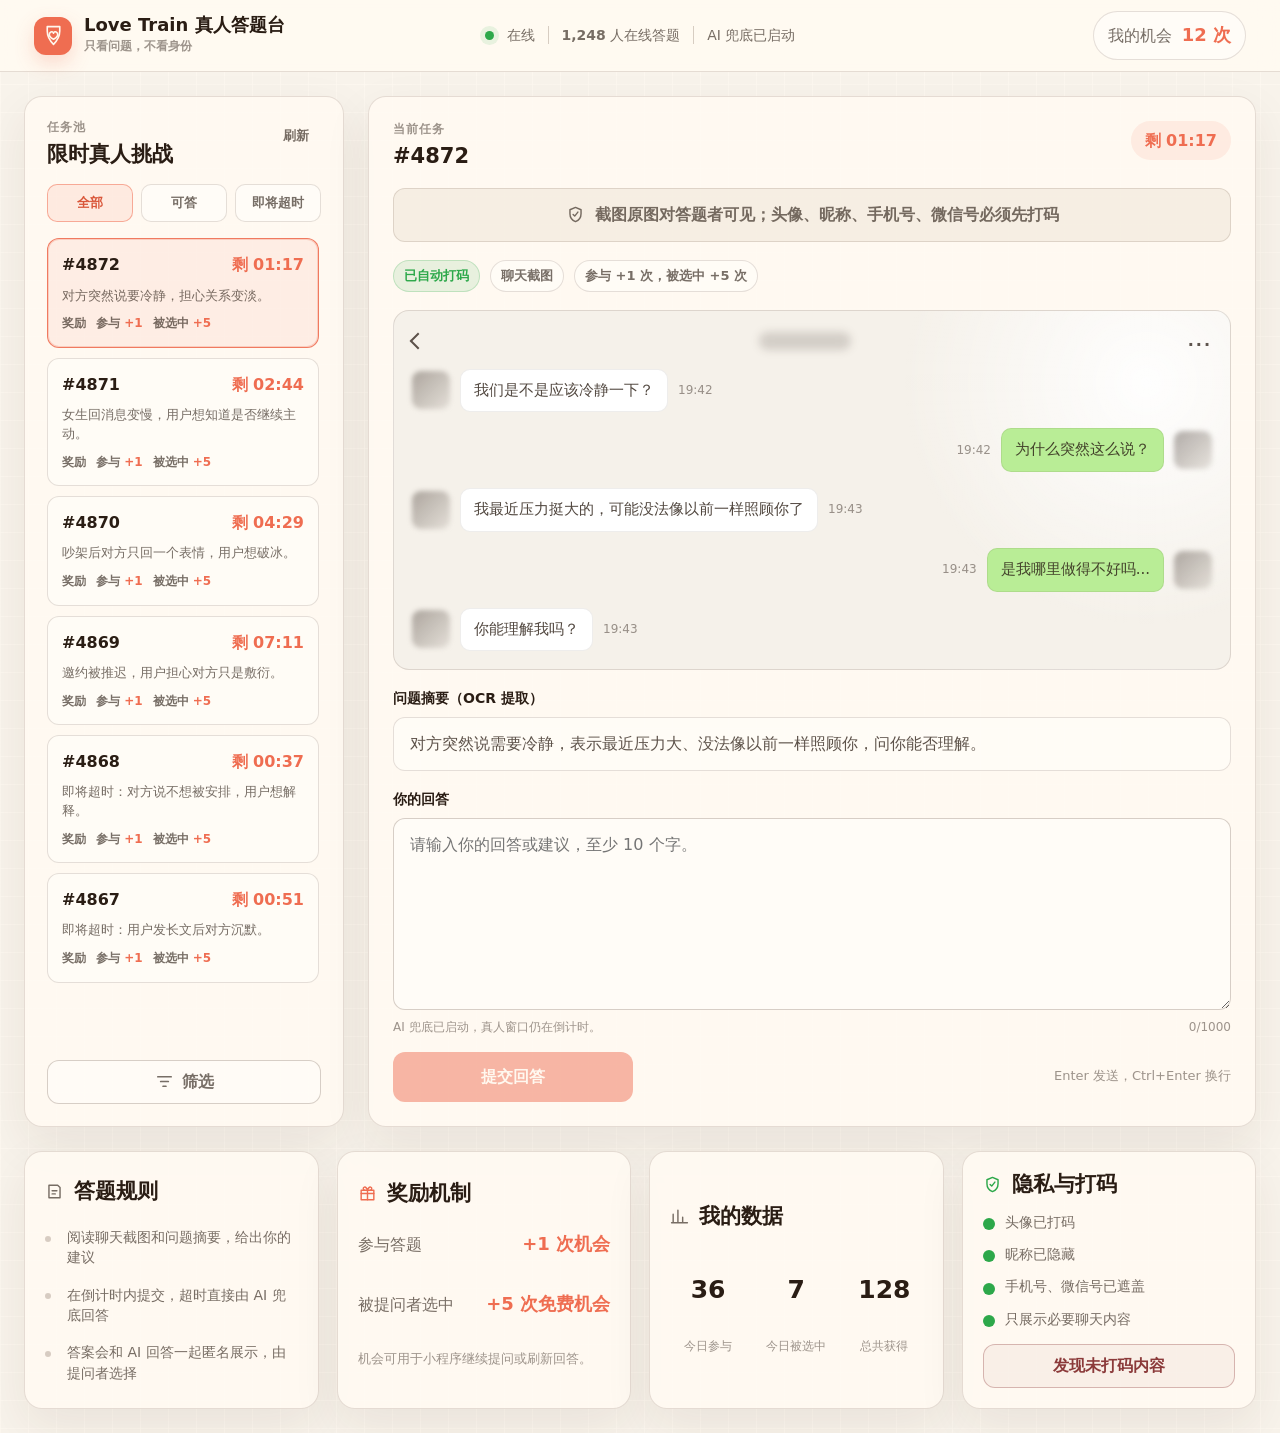
<file: human-answer.html>
<!DOCTYPE html>
<html lang="zh-CN">
  <head>
    <meta charset="UTF-8" />
    <meta name="viewport" content="width=device-width, initial-scale=1.0" />
    <title>Love Train 真人答题台 | 情商练习有事问AI</title>
    <meta
      name="description"
      content="Love Train 真人答题台让真人在限定窗口内回答已打码聊天截图问题。参与答题即可获得 1 次机会，被用户选中可获得 5 次免费机会。"
    />
    <meta name="robots" content="noindex, nofollow" />
    <link rel="canonical" href="https://r2i84a.chat/human-answer" />
    <link rel="stylesheet" href="./human-answer.css?v=2026070601" />
  </head>
  <body class="answer-page">
    <header class="app-header">
      <a class="app-brand" href="/" aria-label="返回情商练习有事问AI首页">
        <span class="brand-mark" aria-hidden="true">
          <svg viewBox="0 0 28 28" focusable="false">
            <path d="M7 4h14v5c0 5.9-2.6 10.5-7 15-4.4-4.5-7-9.1-7-15V4Z" />
            <path d="M10 11c1.8-2 3.5-1.2 4 .4.5-1.6 2.2-2.4 4-.4 1.8 2.1.2 5.1-4 7.2-4.2-2.1-5.8-5.1-4-7.2Z" />
          </svg>
        </span>
        <span>
          <strong>Love Train 真人答题台</strong>
          <small>只看问题，不看身份</small>
        </span>
      </a>

      <div class="header-status" aria-label="实时状态">
        <span class="live-dot"></span>
        <span>在线</span>
        <span class="header-divider"></span>
        <span><strong id="onlineCount">1,248</strong> 人在线答题</span>
        <span class="header-divider"></span>
        <span id="fallbackStatus">AI 兜底已启动</span>
      </div>

      <div class="chance-pill" aria-label="我的机会">
        <span>我的机会</span>
        <strong><span id="chanceCount">12</span> 次</strong>
      </div>
    </header>

    <main class="answer-shell">
      <aside class="panel queue-panel" aria-label="任务池">
        <div class="panel-head">
          <div>
            <p class="eyebrow">任务池</p>
            <h1>限时真人挑战</h1>
          </div>
          <button class="ghost-button" id="refreshButton" type="button">刷新</button>
        </div>

        <div class="queue-tabs" role="tablist" aria-label="任务筛选">
          <button class="queue-tab is-active" type="button" data-filter="all">全部</button>
          <button class="queue-tab" type="button" data-filter="active">可答</button>
          <button class="queue-tab" type="button" data-filter="urgent">即将超时</button>
        </div>

        <div class="task-list" id="taskList" aria-live="polite"></div>

        <div class="queue-footer">
          <button class="outline-button" id="filterButton" type="button">
            <svg viewBox="0 0 20 20" focusable="false" aria-hidden="true">
              <path d="M3 5h14M6 10h8M8.5 15h3" />
            </svg>
            筛选
          </button>
        </div>
      </aside>

      <section class="panel work-panel" aria-labelledby="taskTitle">
        <div class="work-head">
          <div>
            <p class="eyebrow">当前任务</p>
            <h2 id="taskTitle">#4872</h2>
          </div>
          <div class="timer-chip" id="currentTimer" aria-live="polite">剩 01:18</div>
        </div>

        <div class="privacy-banner">
          <svg viewBox="0 0 24 24" focusable="false" aria-hidden="true">
            <path d="M12 3 5 6v5c0 4.7 2.8 8.3 7 10 4.2-1.7 7-5.3 7-10V6l-7-3Z" />
            <path d="m9 12 2 2 4-5" />
          </svg>
          <span>截图原图对答题者可见；头像、昵称、手机号、微信号必须先打码</span>
        </div>

        <div class="task-meta">
          <span id="maskStatus">已自动打码</span>
          <span id="taskSource">聊天截图</span>
          <span id="taskReward">参与 +1 次，被选中 +5 次</span>
        </div>

        <div class="phone-shot" aria-label="已打码聊天截图预览">
          <div class="phone-top">
            <span class="chevron"></span>
            <span class="masked-title"></span>
            <span class="dots">...</span>
          </div>
          <div class="chat-line incoming">
            <span class="avatar-mask"></span>
            <span class="bubble" id="chatA">我们是不是应该冷静一下？</span>
            <small>19:42</small>
          </div>
          <div class="chat-line outgoing">
            <small>19:42</small>
            <span class="bubble" id="chatB">为什么突然这么说？</span>
            <span class="avatar-mask"></span>
          </div>
          <div class="chat-line incoming">
            <span class="avatar-mask"></span>
            <span class="bubble wide" id="chatC">我最近压力挺大的，可能没法像以前一样照顾你了</span>
            <small>19:43</small>
          </div>
          <div class="chat-line outgoing">
            <small>19:43</small>
            <span class="bubble wide" id="chatD">是我哪里做得不好吗...</span>
            <span class="avatar-mask"></span>
          </div>
          <div class="chat-line incoming">
            <span class="avatar-mask"></span>
            <span class="bubble" id="chatE">你能理解我吗？</span>
            <small>19:43</small>
          </div>
        </div>

        <div class="summary-block">
          <div class="block-label">问题摘要（OCR 提取）</div>
          <p id="taskSummary">
            对方突然说需要冷静，表示最近压力大、没法像以前一样照顾你，问你能否理解。
          </p>
        </div>

        <form class="answer-form" id="answerForm">
          <label for="answerInput">你的回答</label>
          <textarea
            id="answerInput"
            name="answer"
            rows="7"
            maxlength="1000"
            placeholder="请输入你的回答或建议，至少 10 个字。"
          ></textarea>
          <div class="form-foot">
            <span id="answerState">AI 兜底已启动，真人窗口仍在倒计时。</span>
            <span><span id="charCount">0</span>/1000</span>
          </div>
          <div class="action-row">
            <button class="primary-button" id="submitButton" type="submit" disabled>
              提交回答
            </button>
            <span class="shortcut">Enter 发送，Ctrl+Enter 换行</span>
          </div>
        </form>
      </section>

      <aside class="side-stack" aria-label="规则与数据">
        <section class="panel side-panel">
          <div class="side-title">
            <svg viewBox="0 0 24 24" focusable="false" aria-hidden="true">
              <path d="M9 11h6M9 15h4" />
              <path d="M8 4h8l3 3v13H5V4h3Z" />
            </svg>
            <h2>答题规则</h2>
          </div>
          <ul class="rule-list">
            <li>阅读聊天截图和问题摘要，给出你的建议</li>
            <li>在倒计时内提交，超时直接由 AI 兜底回答</li>
            <li>答案会和 AI 回答一起匿名展示，由提问者选择</li>
          </ul>
        </section>

        <section class="panel side-panel">
          <div class="side-title accent">
            <svg viewBox="0 0 24 24" focusable="false" aria-hidden="true">
              <path d="M20 8H4v12h16V8Z" />
              <path d="M12 8v12M4 12h16" />
              <path d="M8.5 8C6 7 6.2 4.5 8 4c2-.6 3.3 2 4 4 .7-2 2-4.6 4-4 1.8.5 2 3-0.5 4" />
            </svg>
            <h2>奖励机制</h2>
          </div>
          <div class="reward-row">
            <span>参与答题</span>
            <strong>+1 次机会</strong>
          </div>
          <div class="reward-row">
            <span>被提问者选中</span>
            <strong>+5 次免费机会</strong>
          </div>
          <p class="muted-copy">机会可用于小程序继续提问或刷新回答。</p>
        </section>

        <section class="panel side-panel">
          <div class="side-title">
            <svg viewBox="0 0 24 24" focusable="false" aria-hidden="true">
              <path d="M4 20V9M10 20V4M16 20v-7M22 20H2" />
            </svg>
            <h2>我的数据</h2>
          </div>
          <div class="stats-grid">
            <div>
              <strong id="todayCount">36</strong>
              <span>今日参与</span>
            </div>
            <div>
              <strong id="pickedCount">7</strong>
              <span>今日被选中</span>
            </div>
            <div>
              <strong id="earnedCount">128</strong>
              <span>总共获得</span>
            </div>
          </div>
        </section>

        <section class="panel side-panel privacy-panel">
          <div class="side-title secure">
            <svg viewBox="0 0 24 24" focusable="false" aria-hidden="true">
              <path d="M12 3 5 6v5c0 4.7 2.8 8.3 7 10 4.2-1.7 7-5.3 7-10V6l-7-3Z" />
              <path d="m9 12 2 2 4-5" />
            </svg>
            <h2>隐私与打码</h2>
          </div>
          <ul class="check-list">
            <li>头像已打码</li>
            <li>昵称已隐藏</li>
            <li>手机号、微信号已遮盖</li>
            <li>只展示必要聊天内容</li>
          </ul>
          <button class="report-button" id="reportButton" type="button">发现未打码内容</button>
        </section>
      </aside>
    </main>

    <div class="toast" id="toast" role="status" aria-live="polite"></div>

    <script src="./human-answer.js?v=2026070601"></script>
  </body>
</html>
</file>
<file: human-answer.css>
:root {
  --canvas: #f8f3eb;
  --paper: #fffaf2;
  --paper-strong: #fffdf8;
  --card: #efe6d8;
  --ink: #2a1d14;
  --ink-soft: rgba(42, 29, 20, 0.64);
  --ink-muted: rgba(42, 29, 20, 0.46);
  --line: rgba(72, 47, 28, 0.14);
  --line-strong: rgba(72, 47, 28, 0.22);
  --orange: #ef6d51;
  --orange-dark: #d95639;
  --orange-soft: rgba(239, 109, 81, 0.1);
  --green: #2da84a;
  --green-soft: rgba(45, 168, 74, 0.11);
  --burgundy: #8b3a3a;
  --shadow: 0 18px 48px rgba(58, 36, 20, 0.08);
  --radius: 18px;
  --radius-sm: 12px;
  --header-height: 72px;
}

*,
*::before,
*::after {
  box-sizing: border-box;
}

html {
  min-width: 320px;
  background: var(--canvas);
}

body.answer-page {
  margin: 0;
  min-height: 100vh;
  color: var(--ink);
  background:
    linear-gradient(rgba(255, 250, 242, 0.62) 1px, transparent 1px),
    linear-gradient(90deg, rgba(255, 250, 242, 0.62) 1px, transparent 1px),
    var(--canvas);
  background-size: 28px 28px;
  font-family:
    -apple-system, BlinkMacSystemFont, "PingFang SC", "Noto Sans SC",
    "Microsoft YaHei", system-ui, sans-serif;
  line-height: 1.45;
}

button,
textarea {
  font: inherit;
}

button {
  color: inherit;
}

.app-header {
  position: sticky;
  top: 0;
  z-index: 20;
  height: var(--header-height);
  padding: 0 clamp(20px, 3vw, 34px);
  display: grid;
  grid-template-columns: minmax(250px, 1fr) auto minmax(190px, 1fr);
  align-items: center;
  gap: 22px;
  background: rgba(255, 250, 242, 0.93);
  border-bottom: 1px solid var(--line);
  backdrop-filter: blur(16px);
}

.app-brand {
  display: inline-flex;
  align-items: center;
  gap: 12px;
  min-width: 0;
  text-decoration: none;
  color: var(--ink);
}

.brand-mark {
  width: 38px;
  height: 38px;
  display: inline-grid;
  place-items: center;
  border-radius: 12px;
  color: #fff8ee;
  background: var(--orange);
  box-shadow: 0 8px 20px rgba(239, 109, 81, 0.23);
  flex: 0 0 auto;
}

.brand-mark svg {
  width: 25px;
  height: 25px;
  fill: none;
  stroke: currentColor;
  stroke-width: 1.8;
  stroke-linecap: round;
  stroke-linejoin: round;
}

.app-brand strong {
  display: block;
  font-size: 18px;
  line-height: 1.1;
  white-space: nowrap;
}

.app-brand small {
  display: block;
  margin-top: 3px;
  color: var(--ink-muted);
  font-size: 12px;
  font-weight: 650;
}

.header-status {
  display: flex;
  align-items: center;
  justify-content: center;
  gap: 13px;
  min-width: 0;
  color: var(--ink-soft);
  font-size: 14px;
  white-space: nowrap;
}

.live-dot {
  width: 9px;
  height: 9px;
  border-radius: 50%;
  background: var(--green);
  box-shadow: 0 0 0 5px var(--green-soft);
}

.header-divider {
  width: 1px;
  height: 18px;
  background: var(--line-strong);
}

.chance-pill {
  justify-self: end;
  display: inline-flex;
  align-items: baseline;
  gap: 10px;
  min-width: 0;
  padding: 10px 14px;
  border: 1px solid var(--line);
  border-radius: 999px;
  background: rgba(255, 253, 248, 0.72);
  color: var(--ink-soft);
  white-space: nowrap;
}

.chance-pill strong {
  color: var(--orange);
  font-size: 18px;
}

.answer-shell {
  min-height: calc(100vh - var(--header-height));
  padding: 24px;
  display: grid;
  grid-template-columns: 360px minmax(520px, 1fr) 390px;
  gap: 24px;
}

.panel {
  background: rgba(255, 250, 242, 0.9);
  border: 1px solid var(--line);
  border-radius: var(--radius);
  box-shadow: var(--shadow);
}

.queue-panel,
.work-panel,
.side-stack {
  min-height: 0;
}

.queue-panel {
  padding: 22px;
  display: flex;
  flex-direction: column;
  gap: 16px;
}

.panel-head,
.work-head {
  display: flex;
  align-items: flex-start;
  justify-content: space-between;
  gap: 16px;
}

.eyebrow {
  margin: 0 0 6px;
  color: var(--ink-muted);
  font-size: 12px;
  font-weight: 800;
  letter-spacing: 0.08em;
}

h1,
h2,
p {
  margin: 0;
}

.queue-panel h1,
.work-head h2,
.side-title h2 {
  font-size: 21px;
  line-height: 1.2;
  letter-spacing: 0;
}

.ghost-button,
.outline-button,
.report-button,
.queue-tab,
.primary-button {
  border: 0;
  cursor: pointer;
}

.ghost-button {
  padding: 8px 12px;
  border-radius: 999px;
  background: transparent;
  color: var(--ink-soft);
  font-size: 13px;
  font-weight: 700;
}

.ghost-button:hover,
.queue-tab:hover {
  background: rgba(72, 47, 28, 0.06);
}

.queue-tabs {
  display: grid;
  grid-template-columns: repeat(3, minmax(0, 1fr));
  gap: 8px;
}

.queue-tab {
  padding: 9px 10px;
  border: 1px solid var(--line);
  border-radius: 10px;
  background: rgba(255, 253, 248, 0.82);
  color: var(--ink-soft);
  font-size: 13px;
  font-weight: 750;
}

.queue-tab.is-active {
  border-color: rgba(239, 109, 81, 0.52);
  background: var(--orange-soft);
  color: var(--orange-dark);
}

.task-list {
  display: grid;
  gap: 10px;
  overflow: auto;
  padding-right: 2px;
}

.task-card {
  width: 100%;
  padding: 14px;
  display: grid;
  gap: 10px;
  text-align: left;
  border: 1px solid var(--line);
  border-radius: 12px;
  background: rgba(255, 253, 248, 0.78);
  color: var(--ink);
  cursor: pointer;
}

.task-card.is-active {
  border-color: rgba(239, 109, 81, 0.9);
  background: rgba(239, 109, 81, 0.08);
  box-shadow: inset 0 0 0 1px rgba(239, 109, 81, 0.25);
}

.task-card.is-fallback {
  opacity: 0.58;
}

.task-top {
  display: flex;
  justify-content: space-between;
  gap: 12px;
  font-weight: 800;
}

.task-time {
  color: var(--orange);
  font-variant-numeric: tabular-nums;
}

.task-brief {
  color: var(--ink-soft);
  font-size: 13px;
  line-height: 1.45;
}

.task-reward {
  display: flex;
  align-items: center;
  gap: 10px;
  color: var(--ink-soft);
  font-size: 12px;
  font-weight: 700;
}

.task-reward strong {
  color: var(--orange);
}

.queue-footer {
  margin-top: auto;
  padding-top: 12px;
}

.outline-button,
.report-button {
  width: 100%;
  min-height: 44px;
  display: inline-flex;
  align-items: center;
  justify-content: center;
  gap: 8px;
  border: 1px solid var(--line-strong);
  border-radius: 12px;
  background: rgba(255, 253, 248, 0.7);
  color: var(--ink-soft);
  font-weight: 750;
}

.outline-button svg,
.side-title svg,
.privacy-banner svg {
  width: 19px;
  height: 19px;
  fill: none;
  stroke: currentColor;
  stroke-width: 1.8;
  stroke-linecap: round;
  stroke-linejoin: round;
}

.work-panel {
  padding: 24px;
  display: grid;
  gap: 18px;
}

.timer-chip {
  padding: 8px 14px;
  border-radius: 999px;
  color: var(--orange);
  background: var(--orange-soft);
  font-weight: 850;
  font-variant-numeric: tabular-nums;
  white-space: nowrap;
}

.privacy-banner {
  min-height: 54px;
  padding: 12px 16px;
  display: flex;
  align-items: center;
  justify-content: center;
  gap: 10px;
  border: 1px solid var(--line);
  border-radius: 12px;
  color: var(--ink-soft);
  background: rgba(239, 230, 216, 0.55);
  font-weight: 700;
}

.task-meta {
  display: flex;
  align-items: center;
  gap: 10px;
  flex-wrap: wrap;
  color: var(--ink-soft);
  font-size: 13px;
  font-weight: 750;
}

.task-meta span {
  padding: 6px 10px;
  border: 1px solid var(--line);
  border-radius: 999px;
  background: rgba(255, 253, 248, 0.72);
}

.task-meta span:first-child {
  color: var(--green);
  background: var(--green-soft);
  border-color: rgba(45, 168, 74, 0.22);
}

.phone-shot {
  padding: 18px;
  min-height: 338px;
  display: grid;
  align-content: start;
  gap: 16px;
  border: 1px solid var(--line);
  border-radius: 16px;
  background:
    radial-gradient(circle at 90% 20%, rgba(255, 255, 255, 0.95), transparent 30%),
    #f5f1ea;
  overflow: hidden;
}

.phone-top {
  display: grid;
  grid-template-columns: 28px 1fr 42px;
  align-items: center;
  color: rgba(42, 29, 20, 0.75);
}

.chevron {
  width: 12px;
  height: 12px;
  border-left: 2px solid currentColor;
  border-bottom: 2px solid currentColor;
  transform: rotate(45deg);
}

.masked-title {
  justify-self: center;
  width: 92px;
  height: 18px;
  border-radius: 999px;
  background: rgba(42, 29, 20, 0.16);
  filter: blur(4px);
}

.dots {
  justify-self: end;
  font-weight: 900;
  letter-spacing: 2px;
}

.chat-line {
  display: flex;
  align-items: center;
  gap: 10px;
}

.chat-line.outgoing {
  justify-content: flex-end;
}

.avatar-mask {
  width: 38px;
  height: 38px;
  flex: 0 0 38px;
  border-radius: 9px;
  background:
    linear-gradient(135deg, rgba(42, 29, 20, 0.23), rgba(255, 250, 242, 0.4)),
    rgba(42, 29, 20, 0.16);
  filter: blur(2.5px);
}

.bubble {
  max-width: min(75%, 520px);
  padding: 10px 13px;
  border: 1px solid rgba(42, 29, 20, 0.08);
  border-radius: 10px;
  background: #fff;
  color: rgba(42, 29, 20, 0.82);
  font-size: 15px;
}

.bubble.wide {
  max-width: min(84%, 580px);
}

.outgoing .bubble {
  background: #b9ed96;
}

.chat-line small {
  color: var(--ink-muted);
  font-size: 12px;
  font-variant-numeric: tabular-nums;
}

.summary-block {
  display: grid;
  gap: 8px;
}

.block-label,
.answer-form label {
  color: var(--ink);
  font-size: 14px;
  font-weight: 850;
}

.summary-block p {
  padding: 14px 16px;
  min-height: 54px;
  border: 1px solid var(--line);
  border-radius: 12px;
  background: rgba(255, 253, 248, 0.72);
  color: rgba(42, 29, 20, 0.76);
}

.answer-form {
  display: grid;
  gap: 9px;
}

.answer-form textarea {
  width: 100%;
  min-height: 132px;
  resize: vertical;
  padding: 14px 16px;
  border: 1px solid var(--line-strong);
  border-radius: 12px;
  background: rgba(255, 253, 248, 0.74);
  color: var(--ink);
  outline: none;
}

.answer-form textarea:focus {
  border-color: rgba(239, 109, 81, 0.8);
  box-shadow: 0 0 0 4px rgba(239, 109, 81, 0.1);
}

.answer-form textarea:disabled {
  color: var(--ink-muted);
  background: rgba(239, 230, 216, 0.48);
  cursor: not-allowed;
}

.form-foot,
.action-row {
  display: flex;
  align-items: center;
  justify-content: space-between;
  gap: 16px;
}

.form-foot {
  color: var(--ink-muted);
  font-size: 12px;
}

.action-row {
  margin-top: 6px;
}

.primary-button {
  min-width: 240px;
  min-height: 50px;
  padding: 0 28px;
  border-radius: 12px;
  background: var(--orange);
  color: #fff8ee;
  font-size: 16px;
  font-weight: 850;
  box-shadow: 0 12px 28px rgba(239, 109, 81, 0.25);
}

.primary-button:hover:not(:disabled) {
  background: var(--orange-dark);
}

.primary-button:disabled {
  opacity: 0.48;
  cursor: not-allowed;
  box-shadow: none;
}

.shortcut {
  color: var(--ink-muted);
  font-size: 13px;
}

.side-stack {
  display: grid;
  gap: 18px;
  align-content: start;
}

.side-panel {
  padding: 20px;
  display: grid;
  gap: 15px;
}

.side-title {
  display: flex;
  align-items: center;
  gap: 10px;
}

.side-title svg {
  color: var(--ink-soft);
}

.side-title.accent svg {
  color: var(--orange);
}

.side-title.secure svg {
  color: var(--green);
}

.rule-list,
.check-list {
  margin: 0;
  padding: 0;
  display: grid;
  gap: 12px;
  color: var(--ink-soft);
  font-size: 14px;
  list-style: none;
}

.rule-list li,
.check-list li {
  position: relative;
  padding-left: 22px;
}

.rule-list li::before {
  content: "";
  position: absolute;
  left: 0;
  top: 0.62em;
  width: 6px;
  height: 6px;
  border-radius: 50%;
  background: var(--line-strong);
}

.check-list li::before {
  content: "";
  position: absolute;
  left: 0;
  top: 0.45em;
  width: 12px;
  height: 12px;
  border-radius: 50%;
  background: var(--green);
}

.reward-row {
  display: flex;
  align-items: baseline;
  justify-content: space-between;
  gap: 16px;
  color: var(--ink-soft);
}

.reward-row strong {
  color: var(--orange);
  font-size: 18px;
  white-space: nowrap;
}

.muted-copy {
  color: var(--ink-muted);
  font-size: 13px;
}

.stats-grid {
  display: grid;
  grid-template-columns: repeat(3, minmax(0, 1fr));
  gap: 12px;
}

.stats-grid div {
  display: grid;
  gap: 4px;
  text-align: center;
}

.stats-grid strong {
  font-size: 25px;
  line-height: 1;
  font-variant-numeric: tabular-nums;
}

.stats-grid span {
  color: var(--ink-muted);
  font-size: 12px;
}

.report-button {
  color: var(--burgundy);
  border-color: rgba(139, 58, 58, 0.32);
  background: rgba(139, 58, 58, 0.05);
}

.toast {
  position: fixed;
  left: 50%;
  bottom: 28px;
  z-index: 40;
  max-width: calc(100vw - 32px);
  padding: 12px 16px;
  border-radius: 999px;
  background: rgba(42, 29, 20, 0.92);
  color: #fff8ee;
  font-size: 14px;
  font-weight: 750;
  opacity: 0;
  pointer-events: none;
  transform: translate(-50%, 12px);
}

.toast.is-visible {
  opacity: 1;
  transform: translate(-50%, 0);
}

@media (prefers-reduced-motion: no-preference) {
  .task-card,
  .primary-button,
  .toast,
  .queue-tab,
  .ghost-button {
    transition:
      background-color 160ms ease,
      border-color 160ms ease,
      opacity 160ms ease,
      transform 160ms ease;
  }
}

@media (max-width: 1380px) {
  .answer-shell {
    grid-template-columns: 320px minmax(480px, 1fr);
  }

  .side-stack {
    grid-column: 1 / -1;
    grid-template-columns: repeat(4, minmax(0, 1fr));
  }

  .side-panel {
    min-height: 100%;
  }
}

@media (max-width: 900px) {
  .app-header {
    height: auto;
    min-height: var(--header-height);
    grid-template-columns: 1fr auto;
    padding-top: 12px;
    padding-bottom: 12px;
  }

  .header-status {
    grid-column: 1 / -1;
    grid-row: 2;
    justify-content: flex-start;
    overflow-x: auto;
    padding-bottom: 2px;
  }

  .answer-shell {
    grid-template-columns: 1fr;
    padding: 16px;
  }

  .side-stack {
    grid-template-columns: 1fr 1fr;
  }

  .queue-panel {
    max-height: none;
  }

  .task-list {
    grid-template-columns: repeat(2, minmax(0, 1fr));
  }
}

@media (max-width: 640px) {
  .app-header {
    grid-template-columns: 1fr;
  }

  .chance-pill {
    justify-self: stretch;
    justify-content: space-between;
  }

  .answer-shell {
    padding: 12px;
  }

  .queue-panel,
  .work-panel,
  .side-panel {
    padding: 16px;
    border-radius: 14px;
  }

  .task-list,
  .side-stack {
    grid-template-columns: 1fr;
  }

  .work-head,
  .panel-head,
  .action-row,
  .form-foot {
    align-items: stretch;
    flex-direction: column;
  }

  .primary-button {
    width: 100%;
    min-width: 0;
  }

  .phone-shot {
    min-height: 312px;
    padding: 14px;
  }

  .bubble {
    max-width: 72%;
    font-size: 14px;
  }
}
</file>
